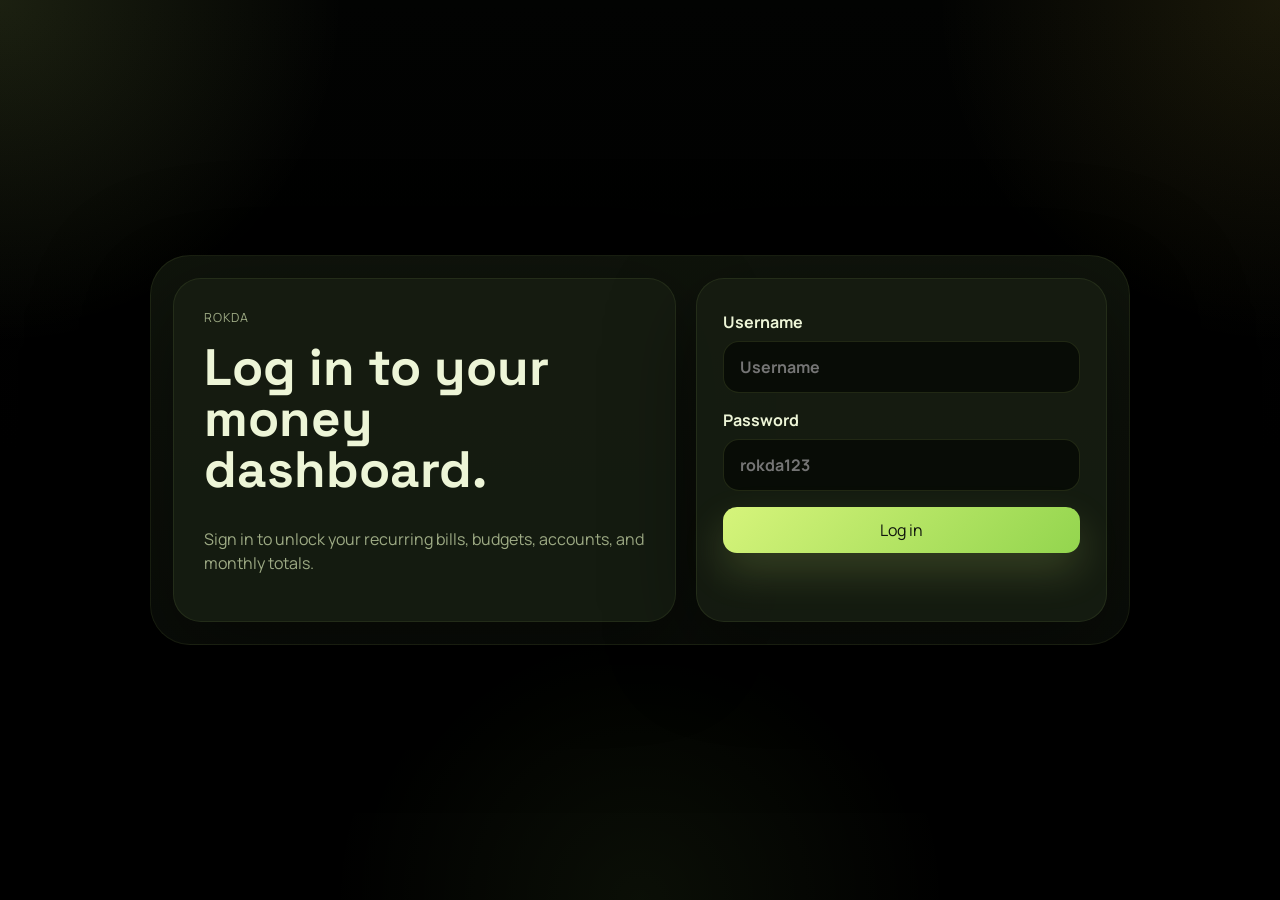
<file: index.html>
<!DOCTYPE html>
<html lang="en">
  <head>
    <meta charset="UTF-8" />
    <meta name="viewport" content="width=device-width, initial-scale=1.0" />
    <title>Rokda</title>
    <link rel="preconnect" href="https://fonts.googleapis.com" />
    <link rel="preconnect" href="https://fonts.gstatic.com" crossorigin />
    <link
      href="https://fonts.googleapis.com/css2?family=Manrope:wght@400;500;600;700;800&family=Space+Grotesk:wght@500;700&display=swap"
      rel="stylesheet"
    />
    <link rel="stylesheet" href="./styles.css" />
  </head>
  <body>
    <div class="auth-shell" id="auth-shell">
      <section class="auth-panel">
        <div class="auth-copy">
          <p class="eyebrow">Rokda</p>
          <h1>Log in to your money dashboard.</h1>
          <p class="muted">
            Sign in to unlock your recurring bills, budgets, accounts,
            and monthly totals.
          </p>
        </div>
        <form class="auth-card" id="login-form">
          <label class="auth-field">
            <span>Username</span>
            <input id="email-input" name="username" type="text" placeholder="Username" required />
          </label>
          <label class="auth-field">
            <span>Password</span>
            <input id="password-input" name="password" type="password" placeholder="rokda123" required />
          </label>
          <button class="primary-button auth-submit" type="submit">Log in</button>
          <p class="auth-error" id="auth-error" aria-live="polite"></p>
        </form>
      </section>
    </div>

    <div class="app-shell hidden" id="app-shell">
      <div class="app-frame">
        <aside class="editor-panel hidden" id="editor-panel">
          <div class="section-heading">
            <div>
              <p class="card-label">Edit data</p>
              <h3>Update your numbers</h3>
            </div>
            <button class="text-button" id="close-editor" type="button">Close</button>
          </div>
          <form class="editor-form" id="editor-form">
            <div class="editor-group">
              <label class="auth-field">
                <span>Monthly income</span>
                <input id="edit-monthly-income" name="monthlyIncome" type="number" step="0.01" />
              </label>
              <label class="auth-field">
                <span>Monthly spend</span>
                <input id="edit-monthly-spend" name="monthlySpend" type="number" step="0.01" />
              </label>
            </div>

            <div class="editor-group">
              <p class="card-label">Recurring bills</p>
              <div class="editor-list">
                <label class="auth-field">
                  <span>Rent</span>
                  <input id="edit-rent" name="rent" type="number" step="0.01" />
                </label>
                <label class="auth-field">
                  <span>Electricity</span>
                  <input id="edit-electricity" name="electricity" type="number" step="0.01" />
                </label>
                <label class="auth-field">
                  <span>Loan 1</span>
                  <input id="edit-loan1" name="loan1" type="number" step="0.01" />
                </label>
                <label class="auth-field">
                  <span>Loan 2</span>
                  <input id="edit-loan2" name="loan2" type="number" step="0.01" />
                </label>
                <label class="auth-field">
                  <span>Wifi</span>
                  <input id="edit-wifi" name="wifi" type="number" step="0.01" />
                </label>
                <label class="auth-field">
                  <span>Phone</span>
                  <input id="edit-phone" name="phone" type="number" step="0.01" />
                </label>
                <label class="auth-field">
                  <span>Bus Pass</span>
                  <input id="edit-bus-pass" name="busPass" type="number" step="0.01" />
                </label>
                <label class="auth-field">
                  <span>Renter Insurance</span>
                  <input id="edit-renter-insurance" name="renterInsurance" type="number" step="0.01" />
                </label>
                <label class="auth-field">
                  <span>Bus Pass 2</span>
                  <input id="edit-bus-pass-2" name="busPass2" type="number" step="0.01" />
                </label>
                <label class="auth-field">
                  <span>Macbook</span>
                  <input id="edit-macbook" name="macbook" type="number" step="0.01" />
                </label>
              </div>
            </div>

            <div class="editor-group">
              <p class="card-label">Linked accounts</p>
              <div class="editor-list">
                <label class="auth-field">
                  <span>Chase</span>
                  <input id="edit-chase" name="chase" type="number" step="0.01" />
                </label>
                <label class="auth-field">
                  <span>Amex</span>
                  <input id="edit-amex" name="amex" type="number" step="0.01" />
                </label>
                <label class="auth-field">
                  <span>Apple</span>
                  <input id="edit-apple" name="apple" type="number" step="0.01" />
                </label>
                <label class="auth-field">
                  <span>SoFi</span>
                  <input id="edit-sofi" name="sofi" type="number" step="0.01" />
                </label>
                <label class="auth-field">
                  <span>Robinhood</span>
                  <input id="edit-robinhood" name="robinhood" type="number" step="0.01" />
                </label>
                <label class="auth-field">
                  <span>401k</span>
                  <input id="edit-401k" name="retirement401k" type="number" step="0.01" />
                </label>
              </div>
            </div>

            <div class="editor-actions">
              <button class="secondary-button" id="reset-editor" type="button">Reset</button>
              <button class="primary-button" type="submit">Save changes</button>
            </div>
          </form>
        </aside>

        <aside class="sidebar">
          <div class="brand-block">
            <div class="brand-mark">N</div>
            <div>
              <p class="eyebrow">Personal finance</p>
              <h1>Rokda</h1>
            </div>
          </div>

          <nav class="nav-list">
            <button class="nav-item active" type="button" data-view="overview">Overview</button>
            <button class="nav-item" type="button" data-view="calendar">Calendar</button>
            <button class="nav-item" type="button" data-view="subscriptions">Subscriptions</button>
            <button class="nav-item" type="button" data-view="budgets">Budgets</button>
            <button class="nav-item" type="button" data-view="transactions">Transactions</button>
            <button class="nav-item" type="button" data-view="goals">Goals</button>
            <button class="nav-item" type="button" data-view="accounts">Accounts</button>
          </nav>

          <section class="sidebar-card">
            <p class="card-label">This month</p>
            <h2 id="saved-total">$0</h2>
            <p class="muted">Auto-detected savings from reduced recurring bills.</p>
            <div class="meter">
              <span id="savings-progress"></span>
            </div>
          </section>

          <section class="sidebar-card highlight">
            <p class="card-label">Next move</p>
            <h3>Trim recurring spend</h3>
            <p class="muted">Three subscriptions are underused and worth reviewing this week.</p>
            <button class="ghost-button" type="button" data-view-link="subscriptions">Review subscriptions</button>
          </section>
        </aside>

        <main class="dashboard">
          <header class="mobile-topbar">
            <div>
              <p class="eyebrow">Rokda</p>
              <h1 class="mobile-title">Your finances</h1>
            </div>
            <div class="mobile-topbar-actions">
              <button class="icon-chip" id="open-editor-mobile" type="button">Edit</button>
              <button class="avatar-chip" id="logout-button-mobile" type="button">MJ</button>
            </div>
          </header>

        <section class="view active" data-view-panel="overview">
          <header class="hero">
            <div>
              <p class="eyebrow">Good evening, Maitreyee</p>
              <h2>Your money is moving in the right direction.</h2>
              <p class="hero-copy">
                One place to track cash flow, spot subscription creep, and keep your
                monthly plan on course.
              </p>
            </div>
            <div class="hero-actions">
              <button class="secondary-button" id="open-editor-desktop" type="button">Edit data</button>
              <button class="secondary-button" id="logout-button-desktop" type="button">Log out</button>
              <button class="primary-button" type="button" data-view-link="accounts">Connect account</button>
            </div>
          </header>

          <section class="hero-grid">
            <article class="panel balance-panel">
              <div class="panel-heading">
                <div>
                  <p class="card-label">Funds available</p>
                  <h3 id="cash-balance">$0</h3>
                </div>
                <span class="trend-pill positive" id="balance-change">+0%</span>
              </div>
              <div class="sparkline" aria-hidden="true">
                <span></span>
                <span></span>
                <span></span>
                <span></span>
                <span></span>
                <span></span>
                <span></span>
                <span></span>
              </div>
            </article>

            <article class="panel">
              <p class="card-label">Monthly spend</p>
              <h3 id="monthly-spend">$0</h3>
              <p class="muted">Compared with last month.</p>
              <p class="income-line">Monthly income <strong id="monthly-income">$0</strong> for 4 weeks</p>
              <div class="big-number-row">
                <span class="trend-pill negative" id="spend-change">+0%</span>
                <span class="subtle-stat" id="needs-ratio">Needs 0%</span>
              </div>
            </article>

            <article class="panel">
              <p class="card-label">Upcoming bills</p>
              <h3 id="upcoming-bills">$0</h3>
              <p class="muted">Due in the next 10 days.</p>
              <div class="bill-stack" id="upcoming-list"></div>
            </article>
          </section>

          <section class="content-grid">
            <article class="panel large-panel">
              <div class="section-heading">
                <div>
                  <p class="card-label">Spending plan</p>
                  <h3>Budget health</h3>
                </div>
                <span class="section-tag">Live</span>
              </div>
              <div class="budget-list" id="budget-list"></div>
            </article>

            <article class="panel">
              <div class="section-heading">
                <div>
                  <p class="card-label">Recurring charges</p>
                  <h3>Recurring bills</h3>
                </div>
                <button class="text-button" type="button" data-view-link="subscriptions">Manage</button>
              </div>
              <div class="subscription-list" id="subscription-list"></div>
            </article>

            <article class="panel">
              <div class="section-heading">
                <div>
                  <p class="card-label">Savings goal</p>
                  <h3>Emergency fund</h3>
                </div>
                <span class="section-tag neutral">4 months left</span>
              </div>
              <div class="goal-ring">
                <div class="goal-ring-inner">
                  <strong id="goal-progress">0%</strong>
                  <span>funded</span>
                </div>
              </div>
              <p class="muted">
                You are on pace to reach your target by August if current contributions
                hold steady.
              </p>
            </article>

            <article class="panel wide-panel">
              <div class="section-heading">
                <div>
                  <p class="card-label">Latest activity</p>
                  <h3>Transactions</h3>
                </div>
                <button class="text-button" type="button" data-view-link="transactions">View all</button>
              </div>
              <div class="transaction-list" id="transaction-list"></div>
            </article>
          </section>
        </section>

        <section class="view" data-view-panel="calendar">
          <header class="view-hero">
            <div>
              <p class="eyebrow">Monthly planner</p>
              <h2>Track each month as it changes.</h2>
              <p class="hero-copy">Use this calendar view to compare income, recurring bills, and what stays left over month by month.</p>
            </div>
            <span class="section-tag neutral" id="calendar-year-label">2026</span>
          </header>
          <section class="calendar-layout">
            <article class="panel">
              <div class="section-heading">
                <div>
                  <p class="card-label">Months</p>
                  <h3>Year at a glance</h3>
                </div>
                <span class="section-tag" id="calendar-active-month">December</span>
              </div>
              <div class="calendar-grid" id="calendar-grid"></div>
            </article>
            <article class="panel">
              <div class="section-heading">
                <div>
                  <p class="card-label">Selected month</p>
                  <h3 id="calendar-detail-title">December snapshot</h3>
                </div>
                <span class="trend-pill positive" id="calendar-detail-status">Current</span>
              </div>
              <div class="calendar-stats">
                <div class="calendar-stat">
                  <span class="card-label">Income</span>
                  <strong id="calendar-income">$0</strong>
                </div>
                <div class="calendar-stat">
                  <span class="card-label">Recurring</span>
                  <strong id="calendar-recurring">$0</strong>
                </div>
                <div class="calendar-stat">
                  <span class="card-label">Left after recurring</span>
                  <strong id="calendar-leftover">$0</strong>
                </div>
              </div>
              <p class="muted" id="calendar-note">December is loaded from your current sheet data.</p>
            </article>
          </section>
        </section>

        <section class="view" data-view-panel="subscriptions">
          <header class="view-hero">
            <div>
              <p class="eyebrow">Recurring spend</p>
              <h2>Keep every recurring bill visible.</h2>
              <p class="hero-copy">Track the recurring bills from your spreadsheet in one place and monitor the monthly total over time.</p>
            </div>
            <span class="trend-pill negative" id="subscription-monthly-total">$0/mo</span>
          </header>
          <section class="single-column-grid">
            <article class="panel">
              <div class="section-heading">
                <div>
                  <p class="card-label">Tracked bills</p>
                  <h3>Recurring bill list</h3>
                </div>
                <span class="section-tag neutral" id="subscription-count">0 recurring bills</span>
              </div>
              <div class="subscription-list" id="subscriptions-detailed-list"></div>
            </article>
          </section>
        </section>

        <section class="view" data-view-panel="budgets">
          <header class="view-hero">
            <div>
              <p class="eyebrow">Monthly plan</p>
              <h2>Budgets with real breathing room.</h2>
              <p class="hero-copy">Track where your money is going and which categories are starting to drift.</p>
            </div>
            <span class="section-tag" id="budget-summary-tag">On track</span>
          </header>
          <section class="single-column-grid">
            <article class="panel">
              <div class="section-heading">
                <div>
                  <p class="card-label">Categories</p>
                  <h3>Budget breakdown</h3>
                </div>
                <span class="section-tag neutral" id="budget-remaining">$0 left</span>
              </div>
              <div class="budget-list" id="budget-detail-list"></div>
            </article>
          </section>
        </section>

        <section class="view" data-view-panel="transactions">
          <header class="view-hero">
            <div>
              <p class="eyebrow">Cash flow</p>
              <h2>Every swipe, transfer, and paycheck.</h2>
              <p class="hero-copy">Recent activity is grouped here so you can catch unexpected charges quickly.</p>
            </div>
            <span class="section-tag neutral" id="transaction-total-tag">$0 net</span>
          </header>
          <section class="single-column-grid">
            <article class="panel">
              <div class="section-heading">
                <div>
                  <p class="card-label">Activity feed</p>
                  <h3>Transaction history</h3>
                </div>
                <button class="text-button" type="button" data-view-link="overview">Back to overview</button>
              </div>
              <div class="transaction-list" id="transactions-detailed-list"></div>
            </article>
          </section>
        </section>

        <section class="view" data-view-panel="goals">
          <header class="view-hero">
            <div>
              <p class="eyebrow">Savings progress</p>
              <h2>Goals that stay visible.</h2>
              <p class="hero-copy">Your emergency fund target, monthly savings pace, and next best action all in one view.</p>
            </div>
            <span class="section-tag" id="goal-pace-tag">Ahead of pace</span>
          </header>
          <section class="goal-grid">
            <article class="panel">
              <div class="section-heading">
                <div>
                  <p class="card-label">Emergency fund</p>
                  <h3>Goal progress</h3>
                </div>
                <span class="section-tag neutral">Target: $18,000</span>
              </div>
              <div class="goal-ring large-goal-ring">
                <div class="goal-ring-inner">
                  <strong id="goal-progress-detail">0%</strong>
                  <span>funded</span>
                </div>
              </div>
              <p class="muted" id="goal-summary-copy"></p>
            </article>
            <article class="panel">
              <div class="section-heading">
                <div>
                  <p class="card-label">Monthly savings</p>
                  <h3>Momentum</h3>
                </div>
                <span class="trend-pill positive" id="goal-savings-amount">$0</span>
              </div>
              <p class="muted">Your reduced recurring spend and steady deposits are keeping this goal on track.</p>
              <div class="meter">
                <span id="goal-savings-progress"></span>
              </div>
            </article>
          </section>
        </section>

        <section class="view" data-view-panel="accounts">
          <header class="view-hero">
            <div>
              <p class="eyebrow">Linked institutions</p>
              <h2>Connect every account in one place.</h2>
              <p class="hero-copy">This is still a demo flow, but it now behaves like a real accounts screen with supported institutions and linked balances.</p>
            </div>
            <span class="section-tag" id="accounts-total-tag">$0 linked</span>
          </header>
          <section class="single-column-grid">
            <article class="panel">
              <div class="section-heading">
                <div>
                  <p class="card-label">Quick connect</p>
                  <h3>Popular institutions</h3>
                </div>
                <span class="section-tag neutral">Demo mode</span>
              </div>
              <div class="connect-grid" id="institution-list"></div>
            </article>
            <article class="panel">
              <div class="section-heading">
                <div>
                  <p class="card-label">Connected accounts</p>
                  <h3>Your linked balances</h3>
                </div>
                <button class="text-button" type="button" data-view-link="overview">Back to overview</button>
              </div>
              <div class="account-list" id="account-list"></div>
            </article>
          </section>
        </section>
        </main>

        <nav class="mobile-tabbar">
          <button class="mobile-tab active" type="button" data-view="overview">Home</button>
          <button class="mobile-tab" type="button" data-view="calendar">Calendar</button>
          <button class="mobile-tab" type="button" data-view="transactions">Activity</button>
          <button class="mobile-tab" type="button" data-view="goals">Goals</button>
          <button class="mobile-tab" type="button" data-view="accounts">Accounts</button>
        </nav>
      </div>
    </div>

    <script src="./app.js"></script>
  </body>
</html>
</file>
<file: styles.css>
:root {
  color-scheme: dark;
  --bg: #000000;
  --bg-accent: #070905;
  --surface: rgba(22, 29, 18, 0.92);
  --surface-strong: #1b2415;
  --surface-dark: #080b06;
  --text: #edf5d7;
  --muted: #9daa84;
  --line: rgba(214, 244, 123, 0.12);
  --brand: #d6f47b;
  --brand-deep: #93d54e;
  --accent-two: #f2d94e;
  --accent-three: #b5ff6d;
  --warn: #f2d94e;
  --danger: #ff875e;
  --shadow: 0 28px 90px rgba(0, 0, 0, 0.4);
}

* {
  box-sizing: border-box;
}

body {
  margin: 0;
  min-height: 100vh;
  font-family: "Manrope", sans-serif;
  color: var(--text);
  background:
    radial-gradient(circle at top left, rgba(214, 244, 123, 0.12), transparent 22%),
    radial-gradient(circle at top right, rgba(242, 217, 78, 0.1), transparent 22%),
    radial-gradient(circle at bottom center, rgba(181, 255, 109, 0.06), transparent 28%),
    linear-gradient(180deg, #020302 0%, var(--bg) 50%, #000000 100%);
}

button {
  font: inherit;
}

.hidden {
  display: none !important;
}

.auth-shell {
  min-height: 100vh;
  padding: 24px;
  display: grid;
  place-items: center;
}

.auth-panel {
  width: min(980px, 100%);
  display: grid;
  grid-template-columns: 1.1fr 0.9fr;
  gap: 20px;
  padding: 22px;
  border-radius: 40px;
  background: linear-gradient(180deg, rgba(16, 21, 12, 0.96), rgba(10, 13, 8, 0.96));
  border: 1px solid rgba(214, 244, 123, 0.08);
  box-shadow: 0 36px 120px rgba(0, 0, 0, 0.42);
}

.auth-copy,
.auth-card {
  border-radius: 28px;
  background: var(--surface);
  box-shadow: var(--shadow);
  border: 1px solid rgba(214, 244, 123, 0.08);
}

.auth-copy {
  padding: 30px;
  display: grid;
  gap: 16px;
  align-content: start;
}

.auth-copy h1 {
  margin: 0;
  font-family: "Space Grotesk", sans-serif;
  font-size: clamp(2rem, 4vw, 3.3rem);
  line-height: 1;
}

.auth-card {
  padding: 26px;
  display: grid;
  gap: 16px;
  align-content: center;
}

.auth-field {
  display: grid;
  gap: 8px;
  font-weight: 700;
  color: var(--text);
}

.auth-field input {
  width: 100%;
  border: 1px solid rgba(214, 244, 123, 0.12);
  border-radius: 16px;
  padding: 14px 16px;
  background: rgba(8, 11, 6, 0.92);
  color: var(--text);
  font: inherit;
}

.auth-field input:focus {
  outline: 2px solid rgba(214, 244, 123, 0.18);
  border-color: rgba(214, 244, 123, 0.45);
}

.auth-submit {
  width: 100%;
  justify-content: center;
}

.auth-error {
  min-height: 1.2rem;
  margin: 0;
  color: var(--danger);
  font-size: 0.92rem;
}

.app-shell {
  min-height: 100vh;
  padding: 24px;
  display: block;
}

.app-frame {
  width: min(1280px, 100%);
  min-height: calc(100vh - 48px);
  display: grid;
  grid-template-columns: 290px minmax(0, 1fr);
  margin: 0 auto;
  border-radius: 36px;
  overflow: hidden;
  border: 1px solid rgba(214, 244, 123, 0.08);
  background:
    linear-gradient(180deg, rgba(18, 24, 14, 0.98), rgba(10, 13, 8, 0.98));
  box-shadow: 0 36px 120px rgba(0, 0, 0, 0.32);
  position: relative;
}

.app-frame.editor-open {
  grid-template-columns: 320px 290px minmax(0, 1fr);
}

.app-frame::before {
  display: none;
}

.sidebar {
  display: block;
  padding: 28px 22px;
  border-right: 1px solid var(--line);
  background:
    linear-gradient(180deg, rgba(21, 28, 17, 0.95), rgba(12, 16, 10, 0.96));
  backdrop-filter: blur(18px);
}

.editor-panel {
  padding: 28px 22px;
  border-right: 1px solid var(--line);
  background: linear-gradient(180deg, rgba(21, 28, 17, 0.95), rgba(12, 16, 10, 0.96));
  overflow: auto;
}

.editor-form,
.editor-group,
.editor-list,
.editor-actions,
.mobile-topbar-actions {
  display: grid;
  gap: 14px;
}

.editor-group {
  margin-top: 18px;
}

.editor-list {
  grid-template-columns: 1fr;
}

.editor-actions {
  grid-template-columns: 1fr 1fr;
  margin-top: 6px;
}

.brand-block,
.panel-heading,
.section-heading,
.hero,
.hero-actions,
.big-number-row,
.budget-row,
.subscription-row,
.transaction-row {
  display: flex;
  align-items: center;
}

.brand-block {
  gap: 14px;
  margin-bottom: 36px;
}

.brand-mark {
  width: 48px;
  height: 48px;
  border-radius: 16px;
  display: grid;
  place-items: center;
  background: linear-gradient(135deg, var(--brand), var(--brand-deep));
  color: #10150d;
  font-family: "Space Grotesk", sans-serif;
  font-size: 1.25rem;
  font-weight: 700;
  box-shadow: 0 16px 40px rgba(214, 244, 123, 0.18);
}

.eyebrow,
.card-label {
  margin: 0;
  color: var(--muted);
  font-size: 0.78rem;
  letter-spacing: 0.08em;
  text-transform: uppercase;
}

.brand-block h1,
.hero h2,
.panel h3,
.sidebar-card h3,
.sidebar-card h2 {
  margin: 0;
  font-family: "Space Grotesk", sans-serif;
}

.nav-list {
  display: grid;
  gap: 8px;
  margin-bottom: 28px;
}

.nav-item {
  border: 0;
  border-radius: 16px;
  padding: 14px 16px;
  background: transparent;
  color: var(--text);
  text-align: left;
  cursor: pointer;
}

.nav-item.active,
.nav-item:hover {
  background: var(--surface-strong);
  box-shadow: inset 0 0 0 1px rgba(214, 244, 123, 0.18);
}

.sidebar-card,
.panel {
  border: 1px solid rgba(214, 244, 123, 0.08);
  border-radius: 28px;
  background: var(--surface);
  box-shadow: var(--shadow);
}

.sidebar-card {
  padding: 20px;
  margin-bottom: 18px;
}

.sidebar-card.highlight {
  background: linear-gradient(135deg, rgba(214, 244, 123, 0.12), rgba(242, 217, 78, 0.14));
}

.muted {
  color: var(--muted);
  line-height: 1.5;
}

.meter {
  margin-top: 16px;
  width: 100%;
  height: 10px;
  border-radius: 999px;
  background: rgba(214, 244, 123, 0.1);
  overflow: hidden;
}

.meter span {
  display: block;
  height: 100%;
  width: 0;
  border-radius: inherit;
  background: linear-gradient(90deg, var(--brand), var(--accent-three));
}

.ghost-button,
.secondary-button,
.primary-button,
.text-button {
  border: 0;
  cursor: pointer;
}

.ghost-button,
.secondary-button {
  padding: 12px 14px;
  border-radius: 14px;
  background: rgba(255, 255, 255, 0.06);
  color: var(--text);
}

.primary-button {
  padding: 12px 16px;
  border-radius: 14px;
  color: #10150d;
  background: linear-gradient(135deg, var(--brand), var(--brand-deep));
  box-shadow: 0 18px 40px rgba(214, 244, 123, 0.18);
}

.text-button {
  background: transparent;
  color: var(--brand-deep);
  padding: 0;
}

.dashboard {
  padding: 28px 28px 34px;
  overflow: auto;
}

.mobile-topbar,
.mobile-tabbar {
  display: none;
}

.mobile-title {
  margin: 4px 0 0;
  font-family: "Space Grotesk", sans-serif;
}

.avatar-chip {
  width: 42px;
  height: 42px;
  border: 0;
  border-radius: 14px;
  background: linear-gradient(135deg, var(--accent-three), var(--accent-two));
  color: #10150d;
  font-weight: 800;
  box-shadow: 0 16px 36px rgba(214, 244, 123, 0.14);
}

.icon-chip {
  border: 0;
  border-radius: 14px;
  padding: 0 14px;
  background: rgba(255, 255, 255, 0.06);
  color: var(--text);
  font-weight: 700;
}

.view {
  display: none;
}

.view.active {
  display: block;
}

.hero {
  flex-direction: row;
  justify-content: space-between;
  gap: 24px;
  margin-bottom: 22px;
  padding: 8px 4px;
}

.hero h2 {
  font-size: clamp(2.3rem, 5vw, 4rem);
  line-height: 1;
  max-width: 11ch;
}

.hero-copy {
  max-width: 58ch;
  color: var(--muted);
}

.hero-actions {
  gap: 12px;
  align-self: flex-start;
  width: auto;
  flex-wrap: nowrap;
}

.hero-grid,
.content-grid,
.single-column-grid,
.goal-grid,
.calendar-layout {
  display: grid;
  gap: 18px;
}

.hero-grid {
  grid-template-columns: 1.4fr 1fr 1fr;
  margin-bottom: 18px;
}

.content-grid {
  grid-template-columns: 1.2fr 0.8fr 0.8fr;
}

.single-column-grid {
  grid-template-columns: 1fr;
}

.goal-grid {
  grid-template-columns: 1.1fr 0.9fr;
}

.calendar-layout {
  grid-template-columns: 1.15fr 0.85fr;
}

.panel {
  padding: 20px;
  border-radius: 24px;
}

.large-panel,
.wide-panel {
  grid-column: span 2;
}

.panel-heading,
.section-heading,
.big-number-row,
.budget-row,
.subscription-row,
.transaction-row {
  justify-content: space-between;
}

.trend-pill,
.section-tag {
  padding: 7px 10px;
  border-radius: 999px;
  font-size: 0.8rem;
  font-weight: 700;
}

.trend-pill.positive,
.section-tag {
  background: rgba(181, 255, 109, 0.12);
  color: var(--accent-three);
}

.trend-pill.negative {
  background: rgba(242, 217, 78, 0.12);
  color: var(--warn);
}

.view-hero {
  display: flex;
  justify-content: space-between;
  align-items: flex-start;
  gap: 24px;
  margin-bottom: 18px;
}

.section-tag.neutral {
  background: rgba(255, 255, 255, 0.06);
}

.sparkline {
  height: 112px;
  margin-top: 20px;
  display: grid;
  grid-template-columns: repeat(8, 1fr);
  gap: 10px;
  align-items: end;
}

.sparkline span {
  display: block;
  border-radius: 999px 999px 10px 10px;
  background: linear-gradient(180deg, rgba(214, 244, 123, 0.24), rgba(147, 213, 78, 0.9));
}

.sparkline span:nth-child(1) { height: 30%; }
.sparkline span:nth-child(2) { height: 44%; }
.sparkline span:nth-child(3) { height: 35%; }
.sparkline span:nth-child(4) { height: 62%; }
.sparkline span:nth-child(5) { height: 55%; }
.sparkline span:nth-child(6) { height: 76%; }
.sparkline span:nth-child(7) { height: 68%; }
.sparkline span:nth-child(8) { height: 92%; }

.bill-stack,
.budget-list,
.subscription-list,
.transaction-list,
.account-list,
.connect-grid,
.calendar-grid,
.calendar-stats {
  display: grid;
  gap: 14px;
}

.calendar-grid {
  grid-template-columns: repeat(3, minmax(0, 1fr));
}

.calendar-month {
  border: 1px solid var(--line);
  border-radius: 20px;
  padding: 14px;
  background: linear-gradient(180deg, rgba(24, 31, 20, 0.88), rgba(13, 17, 10, 0.88));
  text-align: left;
  color: var(--text);
  cursor: pointer;
}

.calendar-month.active {
  border-color: rgba(214, 244, 123, 0.36);
  box-shadow: inset 0 0 0 1px rgba(214, 244, 123, 0.18);
}

.calendar-month strong,
.calendar-stat strong {
  display: block;
  font-family: "Space Grotesk", sans-serif;
}

.calendar-month span {
  color: var(--muted);
  font-size: 0.86rem;
}

.calendar-stats {
  grid-template-columns: repeat(3, minmax(0, 1fr));
}

.calendar-stat {
  border: 1px solid var(--line);
  border-radius: 20px;
  padding: 16px;
  background: rgba(255, 255, 255, 0.04);
}

.bill-item,
.budget-row,
.subscription-row,
.transaction-row,
.account-row {
  padding: 14px 0;
  border-bottom: 1px solid var(--line);
}

.bill-item:last-child,
.budget-row:last-child,
.subscription-row:last-child,
.transaction-row:last-child {
  border-bottom: 0;
  padding-bottom: 0;
}

.progress-rail {
  width: 100%;
  height: 10px;
  border-radius: 999px;
  background: rgba(255, 255, 255, 0.08);
  overflow: hidden;
  margin-top: 10px;
}

.progress-fill {
  display: block;
  height: 100%;
  border-radius: inherit;
  background: linear-gradient(90deg, var(--brand), var(--accent-three));
}

.progress-fill.warn {
  background: linear-gradient(90deg, var(--accent-two), var(--warn));
}

.subtle-stat {
  color: var(--muted);
  font-size: 0.95rem;
}

.income-line {
  margin: 10px 0 0;
  color: var(--muted);
  font-size: 0.95rem;
}

.income-line strong {
  color: var(--text);
}

.subscription-meta,
.transaction-meta {
  display: grid;
  gap: 4px;
}

.pill {
  display: inline-flex;
  align-items: center;
  gap: 6px;
  padding: 5px 9px;
  border-radius: 999px;
  background: rgba(255, 255, 255, 0.06);
  color: var(--muted);
  font-size: 0.8rem;
}

.connect-grid {
  grid-template-columns: repeat(2, minmax(0, 1fr));
}

.institution-card {
  border: 1px solid var(--line);
  border-radius: 22px;
  padding: 16px;
  background: linear-gradient(180deg, rgba(24, 31, 20, 0.9), rgba(13, 17, 10, 0.92));
}

.institution-card strong,
.account-row strong {
  display: block;
}

.account-balance {
  font-weight: 800;
}

.account-balance.negative {
  color: var(--danger);
}

.goal-ring {
  --size: 180px;
  width: var(--size);
  height: var(--size);
  margin: 14px auto 18px;
  border-radius: 50%;
  background:
    radial-gradient(circle at center, var(--surface-strong) 48%, transparent 49%),
    conic-gradient(var(--brand) 0deg, var(--accent-three) var(--ring-angle), rgba(255, 255, 255, 0.08) var(--ring-angle), rgba(255, 255, 255, 0.08) 360deg);
  display: grid;
  place-items: center;
}

.large-goal-ring {
  --size: 220px;
}

.goal-ring-inner {
  display: grid;
  place-items: center;
  width: 122px;
  height: 122px;
  border-radius: 50%;
  background: var(--surface-strong);
}

.goal-ring-inner strong {
  font-size: 2rem;
  font-family: "Space Grotesk", sans-serif;
}

.transaction-row .amount {
  font-weight: 800;
}

.transaction-row .amount.negative {
  color: var(--danger);
}

.transaction-row .amount.positive {
  color: var(--brand-deep);
}

@media (max-width: 900px) {
  .auth-shell {
    padding: 16px;
  }

  .auth-panel {
    grid-template-columns: 1fr;
    border-radius: 28px;
    padding: 14px;
  }

  .app-shell {
    padding: 0;
  }

  .app-frame {
    width: 100vw;
    min-height: 100vh;
    display: block;
    border-radius: 0;
    border-width: 0;
    box-shadow: none;
  }

  .app-frame::before {
    content: "";
    display: block;
    position: absolute;
    top: 14px;
    left: 50%;
    transform: translateX(-50%);
    width: 120px;
    height: 28px;
    border-radius: 999px;
    background: #0b0f08;
    z-index: 2;
  }

  .sidebar {
    display: none;
  }

  .editor-panel {
    position: fixed;
    inset: 0 0 84px 0;
    z-index: 12;
    border-right: 0;
    background: rgba(11, 15, 8, 0.98);
  }

  .dashboard {
    padding: 18px 18px 96px;
  }

  .mobile-topbar {
    display: flex;
    align-items: center;
    justify-content: space-between;
    margin-bottom: 18px;
  }

  .mobile-topbar-actions {
    display: flex;
    gap: 10px;
    align-items: center;
  }

  .mobile-tabbar {
    position: sticky;
    bottom: 0;
    display: grid;
    grid-template-columns: repeat(5, 1fr);
    gap: 8px;
    padding: 12px 14px 18px;
    background: linear-gradient(180deg, rgba(13, 18, 10, 0.72), rgba(13, 18, 10, 0.98));
    backdrop-filter: blur(18px);
    border-top: 1px solid var(--line);
  }

  .mobile-tab {
    border: 0;
    border-radius: 16px;
    padding: 10px 6px;
    background: transparent;
    color: var(--muted);
    font-size: 0.8rem;
    font-weight: 700;
  }

  .mobile-tab.active {
    background: var(--surface-strong);
    color: var(--brand);
    box-shadow: inset 0 0 0 1px rgba(214, 244, 123, 0.16);
  }

  .hero h2,
  .view-hero h2 {
    max-width: none;
    font-size: clamp(1.9rem, 8vw, 2.4rem);
  }

  .hero {
    flex-direction: column;
  }

  .hero-actions {
    width: 100%;
    align-self: stretch;
    flex-wrap: wrap;
  }

  .hero-grid,
  .content-grid,
  .goal-grid,
  .calendar-layout,
  .calendar-stats {
    grid-template-columns: 1fr;
  }

  .large-panel,
  .wide-panel {
    grid-column: span 1;
  }

  .view-hero {
    flex-direction: column;
  }

  .primary-button,
  .secondary-button {
    flex: 1 1 160px;
  }

  .connect-grid {
    grid-template-columns: 1fr;
  }

  .calendar-grid {
    grid-template-columns: repeat(2, minmax(0, 1fr));
  }
}
</file>
